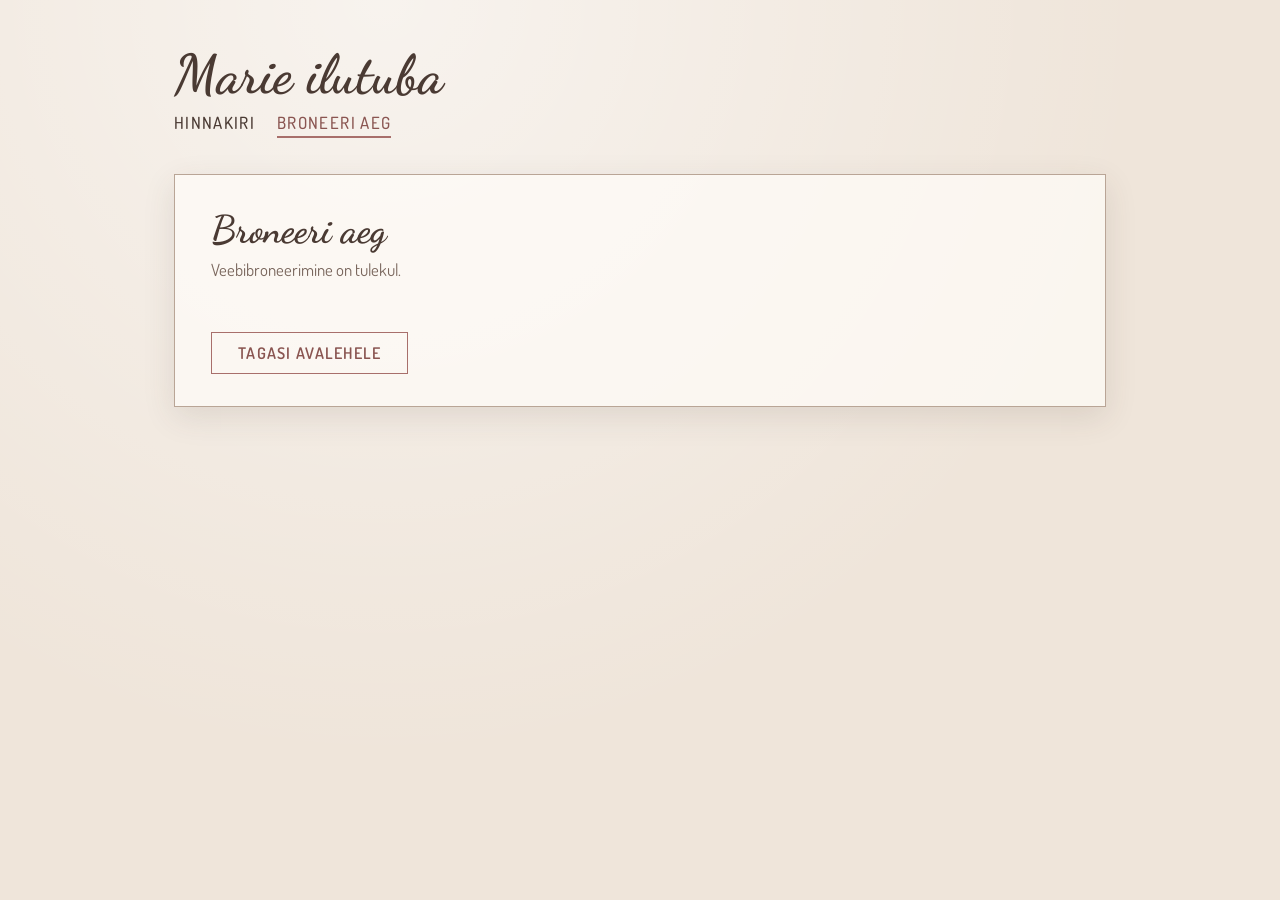
<file: broneeri.html>
<!DOCTYPE html>
<html lang="et">
<head>
  <meta charset="UTF-8">
  <meta name="viewport" content="width=device-width, initial-scale=1">
  <title>Broneeri aeg | Marie ilutuba</title>
  <link rel="preconnect" href="https://fonts.googleapis.com">
  <link rel="preconnect" href="https://fonts.gstatic.com" crossorigin>
  <link href="https://fonts.googleapis.com/css2?family=Dancing+Script:wght@500;700&family=Dosis:wght@400;500;600&display=swap" rel="stylesheet">
  <link rel="stylesheet" href="css/style.css">
</head>
<body>

  <main class="leht alamleht">
    <header class="pais">
      <a class="logo" href="index.html">Marie ilutuba</a>
      <nav class="menuu">
        <a href="hinnakiri.html">Hinnakiri</a>
        <a href="broneeri.html" aria-current="page">Broneeri aeg</a>
      </nav>
    </header>

    <!-- Kliendi soovil jääb broneerimise leht praegu tegemata. -->
    <section class="sisu">
      <h1>Broneeri aeg</h1>
      <p class="sissejuhatus">Veebibroneerimine on tulekul.</p>
      <a class="nupp" href="index.html">Tagasi avalehele</a>
    </section>
  </main>

</body>
</html>
</file>
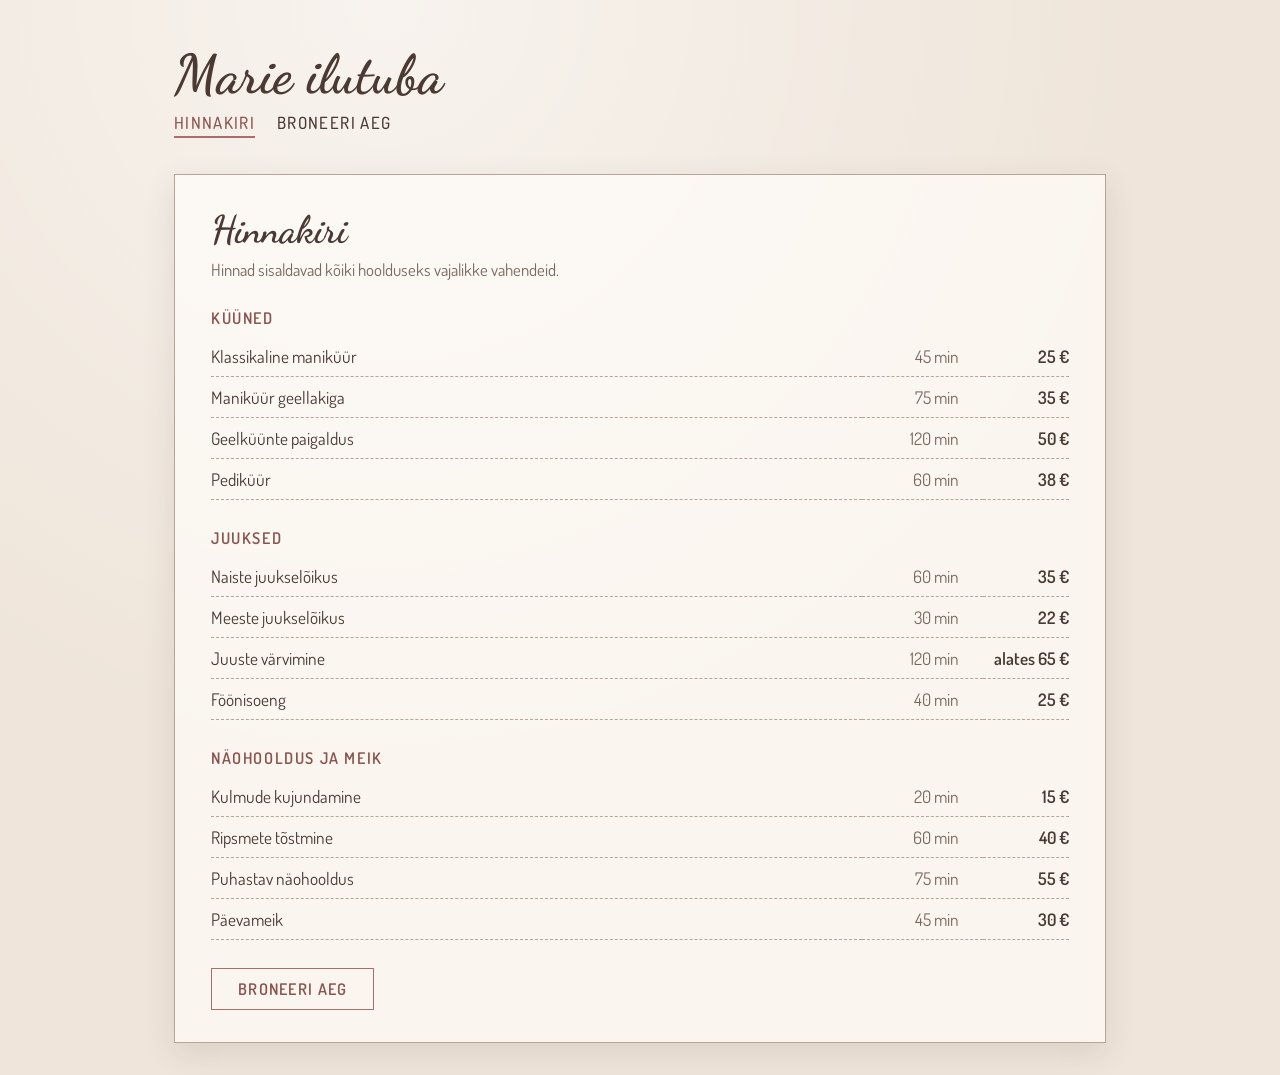
<file: hinnakiri.html>
<!DOCTYPE html>
<html lang="et">
<head>
  <meta charset="UTF-8">
  <meta name="viewport" content="width=device-width, initial-scale=1">
  <title>Hinnakiri | Marie ilutuba</title>
  <link rel="preconnect" href="https://fonts.googleapis.com">
  <link rel="preconnect" href="https://fonts.gstatic.com" crossorigin>
  <link href="https://fonts.googleapis.com/css2?family=Dancing+Script:wght@500;700&family=Dosis:wght@400;500;600&display=swap" rel="stylesheet">
  <link rel="stylesheet" href="css/style.css">
</head>
<body>

  <main class="leht alamleht">
    <header class="pais">
      <a class="logo" href="index.html">Marie ilutuba</a>
      <nav class="menuu">
        <a href="hinnakiri.html" aria-current="page">Hinnakiri</a>
        <a href="broneeri.html">Broneeri aeg</a>
      </nav>
    </header>

    <section class="sisu hinnad">
      <h1>Hinnakiri</h1>
      <p class="sissejuhatus">Hinnad sisaldavad kõiki hoolduseks vajalikke vahendeid.</p>

      <h2>Küüned</h2>
      <table>
        <tr><td>Klassikaline maniküür</td><td class="kestus">45 min</td><td class="hind">25 €</td></tr>
        <tr><td>Maniküür geellakiga</td><td class="kestus">75 min</td><td class="hind">35 €</td></tr>
        <tr><td>Geelküünte paigaldus</td><td class="kestus">120 min</td><td class="hind">50 €</td></tr>
        <tr><td>Pediküür</td><td class="kestus">60 min</td><td class="hind">38 €</td></tr>
      </table>

      <h2>Juuksed</h2>
      <table>
        <tr><td>Naiste juukselõikus</td><td class="kestus">60 min</td><td class="hind">35 €</td></tr>
        <tr><td>Meeste juukselõikus</td><td class="kestus">30 min</td><td class="hind">22 €</td></tr>
        <tr><td>Juuste värvimine</td><td class="kestus">120 min</td><td class="hind">alates 65 €</td></tr>
        <tr><td>Föönisoeng</td><td class="kestus">40 min</td><td class="hind">25 €</td></tr>
      </table>

      <h2>Näohooldus ja meik</h2>
      <table>
        <tr><td>Kulmude kujundamine</td><td class="kestus">20 min</td><td class="hind">15 €</td></tr>
        <tr><td>Ripsmete tõstmine</td><td class="kestus">60 min</td><td class="hind">40 €</td></tr>
        <tr><td>Puhastav näohooldus</td><td class="kestus">75 min</td><td class="hind">55 €</td></tr>
        <tr><td>Päevameik</td><td class="kestus">45 min</td><td class="hind">30 €</td></tr>
      </table>

      <a class="nupp" href="broneeri.html">Broneeri aeg</a>
    </section>
  </main>

</body>
</html>
</file>
<file: css/style.css>
/* Marie ilutuba - ühised stiilid */

:root {
  --taust: #efe5da;
  --tekst: #4a3a33;
  --tekst-hele: #7a675d;
  --roos: #a86f6b;
  --roos-tume: #8a5551;
  --joon: #b9a596;
  --kaart: rgba(255, 252, 248, 0.72);
}

* { box-sizing: border-box; }

html, body { margin: 0; }

body {
  min-height: 100vh;
  display: flex;
  flex-direction: column;
  font-family: "Dosis", "Segoe UI", sans-serif;
  color: var(--tekst);
  /* hele tapeet: soe põhitoon + krobeline reljeefne muster */
  background-color: var(--taust);
  background-image:
    radial-gradient(ellipse at 30% 0%, rgba(255, 255, 255, 0.55), transparent 60%),
    url("https://www.transparenttextures.com/patterns/rice-paper-2.png");
  background-attachment: fixed;
}

a { color: var(--roos-tume); }

.leht {
  width: 100%;
  max-width: 980px;
  margin: 0 auto;
  padding: 48px 24px 32px;
  flex: 1;
}

/* ---------- päis ---------- */

.logo {
  display: inline-block;
  font-family: "Dancing Script", cursive;
  font-weight: 700;
  font-size: 3.4rem;
  line-height: 1;
  color: var(--tekst);
  text-decoration: none;
}

.menuu {
  display: flex;
  gap: 22px;
  margin-top: 10px;
}

.menuu a {
  font-size: 1.05rem;
  font-weight: 500;
  letter-spacing: 0.08em;
  text-transform: uppercase;
  color: var(--tekst);
  text-decoration: none;
  padding-bottom: 3px;
  border-bottom: 2px solid transparent;
  transition: color 0.2s, border-color 0.2s;
}

.menuu a:hover,
.menuu a[aria-current="page"] {
  color: var(--roos-tume);
  border-bottom-color: var(--roos);
}

/* ---------- avalehe paigutus (nagu kliendi visandil) ---------- */

.avaleht {
  display: grid;
  grid-template-columns: 56% 1fr;
  grid-template-areas:
    "pais     sotsiaal"
    "galerii  info";
  column-gap: 32px;
  row-gap: 14px;
  align-items: end;
}

.pais     { grid-area: pais; }
.sotsiaal { grid-area: sotsiaal; }
.galerii  { grid-area: galerii; align-self: start; }
.info     { grid-area: info; align-self: start; }

/* sotsiaalmeedia nupud */

.sotsiaal {
  display: flex;
  justify-content: center;
  gap: 14px;
}

.ikoon {
  width: 46px;
  height: 46px;
  border: 1.5px solid var(--tekst);
  border-radius: 50%;
  display: grid;
  place-items: center;
  font-size: 1.2rem;
  color: var(--tekst);
  background: rgba(255, 255, 255, 0.35);
  text-decoration: none;
  transition: background 0.2s, color 0.2s, border-color 0.2s, transform 0.2s;
}

/* IG ja F ei ole veel klikitavad */
.ikoon.mitteaktiivne {
  opacity: 0.45;
  cursor: default;
}

a.ikoon:hover {
  background: var(--roos);
  border-color: var(--roos);
  color: #fff;
  transform: translateY(-2px);
}

/* galerii */

.galerii {
  position: relative;
  aspect-ratio: 1.42 / 1;
  border: 1px solid var(--joon);
  background: var(--kaart);
  padding: 10px;
  box-shadow: 0 10px 30px rgba(74, 58, 51, 0.12);
}

.galerii-raam {
  position: relative;
  width: 100%;
  height: 100%;
  overflow: hidden;
}

/* Vahetuvad pildid ainult CSS-iga: 5 pilti, igaüks on nähtaval 4 sekundit,
   kogu ring kestab 20 sekundit. Iga pilt alustab 4 sekundit hiljem kui eelmine. */
.galerii img {
  position: absolute;
  inset: 0;
  width: 100%;
  height: 100%;
  object-fit: cover;
  opacity: 0;
  animation: vahetus 20s infinite;
}

.galerii img:nth-child(1) { animation-delay: -1s; }
.galerii img:nth-child(2) { animation-delay: 3s; }
.galerii img:nth-child(3) { animation-delay: 7s; }
.galerii img:nth-child(4) { animation-delay: 11s; }
.galerii img:nth-child(5) { animation-delay: 15s; }

@keyframes vahetus {
  0%   { opacity: 0; }
  5%   { opacity: 1; }
  20%  { opacity: 1; }
  25%  { opacity: 0; }
  100% { opacity: 0; }
}

/* kaart + aadress */

.kaart {
  border: 1px solid var(--joon);
  background: var(--kaart);
  padding: 8px;
  box-shadow: 0 10px 30px rgba(74, 58, 51, 0.12);
}

.kaart iframe {
  display: block;
  width: 100%;
  aspect-ratio: 2 / 1.1;
  border: 0;
  filter: sepia(0.25) saturate(0.85);
}

.aadress {
  margin-top: 14px;
  text-align: center;
  font-family: "Dancing Script", cursive;
  font-size: 1.35rem;
  line-height: 1.35;
}

.aadress p { margin: 0; }

.lahtiolek {
  display: inline-block;
  text-align: left;
  margin-top: 8px;
  font-family: "Dosis", sans-serif;
  font-size: 1rem;
  color: var(--tekst-hele);
}

.lahtiolek span { display: inline-block; min-width: 3.2em; }

/* ---------- alamlehed ---------- */

.alamleht .sisu {
  margin-top: 36px;
  border: 1px solid var(--joon);
  background: var(--kaart);
  padding: 32px 36px;
  box-shadow: 0 10px 30px rgba(74, 58, 51, 0.12);
}

.alamleht h1 {
  margin: 0 0 6px;
  font-family: "Dancing Script", cursive;
  font-size: 2.4rem;
  font-weight: 700;
}

.alamleht .sissejuhatus {
  margin: 0 0 24px;
  color: var(--tekst-hele);
  font-size: 1.05rem;
}

.hinnad h2 {
  margin: 28px 0 8px;
  font-size: 1rem;
  font-weight: 600;
  letter-spacing: 0.1em;
  text-transform: uppercase;
  color: var(--roos-tume);
}

.hinnad table {
  width: 100%;
  border-collapse: collapse;
  font-size: 1.08rem;
}

.hinnad td {
  padding: 9px 0;
  border-bottom: 1px dashed var(--joon);
}

.hinnad td.kestus {
  color: var(--tekst-hele);
  width: 7em;
  text-align: right;
  padding-right: 24px;
}

.hinnad td.hind {
  width: 5em;
  text-align: right;
  font-weight: 600;
}

.nupp {
  display: inline-block;
  margin-top: 28px;
  padding: 10px 26px;
  border: 1.5px solid var(--roos);
  color: var(--roos-tume);
  text-decoration: none;
  text-transform: uppercase;
  letter-spacing: 0.08em;
  font-weight: 600;
  transition: background 0.2s, color 0.2s;
}

.nupp:hover { background: var(--roos); color: #fff; }

/* ---------- jalus ---------- */

.jalus {
  max-width: 980px;
  width: 100%;
  margin: 0 auto;
  padding: 18px 24px 28px;
  font-size: 0.78rem;
  color: var(--tekst-hele);
}

.jalus a { color: inherit; }

/* ---------- väiksed ekraanid ---------- */

@media (max-width: 760px) {
  .leht { padding: 28px 16px 24px; }
  .logo { font-size: 2.8rem; }
  .avaleht {
    grid-template-columns: 1fr;
    grid-template-areas: "pais" "sotsiaal" "galerii" "info";
    row-gap: 20px;
  }
  .sotsiaal { justify-content: flex-start; }
  .alamleht .sisu { padding: 24px 18px; }
  .hinnad td.kestus { display: none; }
}
</file>
